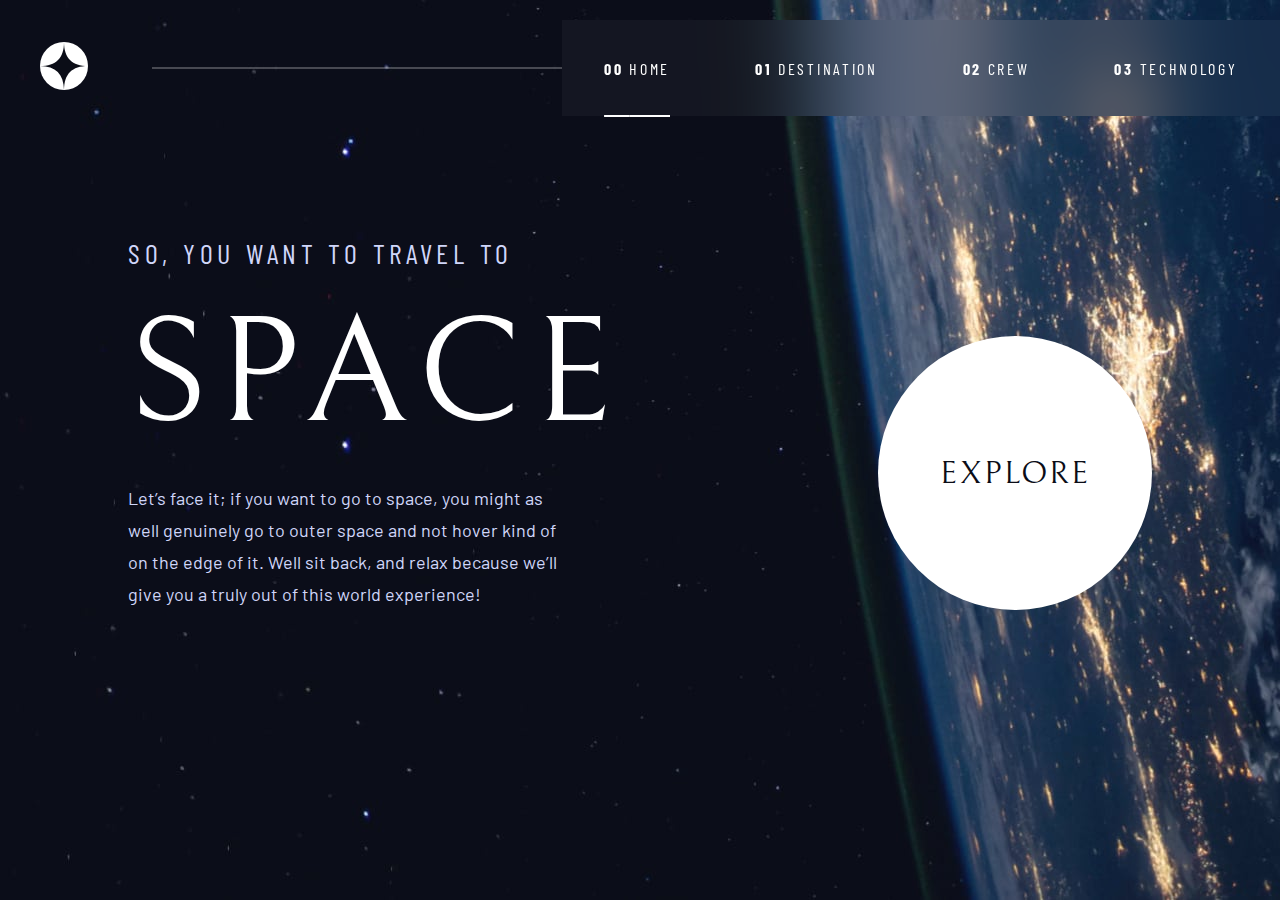
<file: index.html>
<!DOCTYPE html>
<html lang="en">
  <head>
    <meta charset="UTF-8" />
    <meta name="viewport" content="width=device-width, initial-scale=1.0" />

    <link
      rel="icon"
      type="image/png"
      sizes="32x32"
      href="./assets/favicon-32x32.png"
    />

    <link rel="stylesheet" href="./index.css" />
    <link rel="stylesheet" href="./base.css" />

    <title>Frontend Mentor | Space tourism website</title>
  </head>
  <body>
    <div class="space-tourism">
      <div class="navbar">
        <div class="navbar-logo">
          <img src="./assets/shared/logo.svg" alt="logo" />
        </div>
        <div class="line"></div>
        <div class="mobile-icon">
          <img
            class="hamburger-icon"
            src="./assets/shared/icon-hamburger.svg"
            alt="icon"
          />
          <img
            class="close-icon"
            src="./assets/shared/icon-close.svg"
            alt="icon"
          />
        </div>
        <ul class="navbar-list">
          <li>
            <a href="/index.html" class="active"
              ><span class="navbar-serial-no"> 00 </span>Home</a
            >
          </li>

          <li>
            <a href="./destination-moon.html"
              ><span class="navbar-serial-no"> 01 </span>Destination</a
            >
          </li>

          <li>
            <a href="./crew-commander.html"
              ><span class="navbar-serial-no"> 02 </span>Crew</a
            >
          </li>

          <li>
            <a href="./technology-vehicle.html"
              ><span class="navbar-serial-no"> 03 </span>Technology</a
            >
          </li>
        </ul>
      </div>
      <div class="homepage">
        <div class="homepage-content">
          <p class="homepage-description">So, you want to travel to</p>
          <h2 class="homepage-heading">SPACE</h2>
          <p class="homepage-para">
            Let’s face it; if you want to go to space, you might as well
            genuinely go to outer space and not hover kind of on the edge of it.
            Well sit back, and relax because we’ll give you a truly out of this
            world experience!
          </p>
        </div>
        <div class="explore">
          <a href="./destination-moon.html"> <button>Explore</button></a>
        </div>
      </div>
    </div>

    <script src="./index.js"></script>
  </body>
</html>
</file>
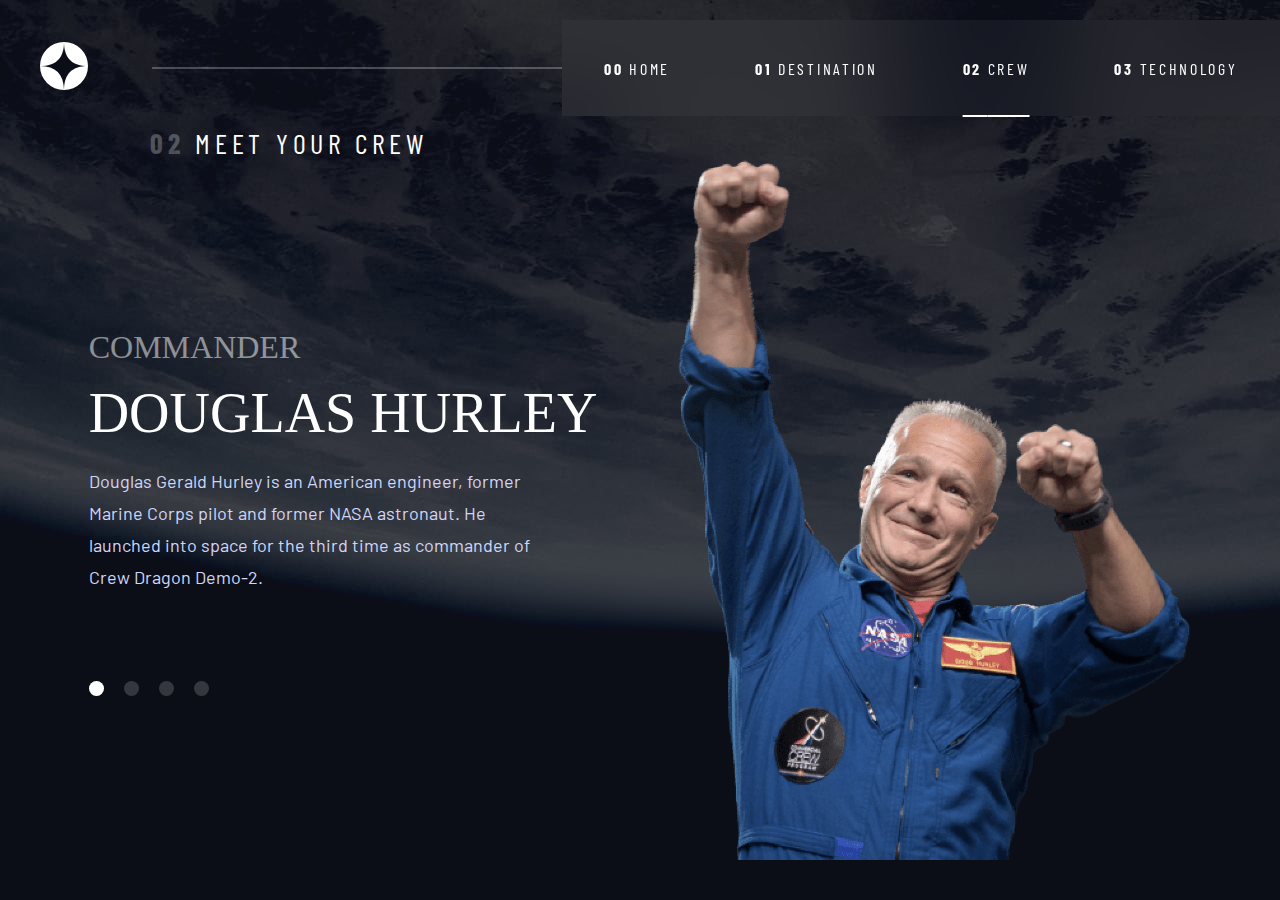
<file: crew-commander.html>
<!DOCTYPE html>
<html lang="en">
  <head>
    <meta charset="UTF-8" />
    <meta name="viewport" content="width=device-width, initial-scale=1.0" />

    <link
      rel="icon"
      type="image/png"
      sizes="32x32"
      href="./assets/favicon-32x32.png"
    />

    <link rel="stylesheet" href="./base.css" />
    <link rel="stylesheet" href="./crew.css" />

    <title>Frontend Mentor | Space tourism website</title>
  </head>
  <body>
    <div class="space-tourism">
      <div class="navbar">
        <div class="navbar-logo">
          <img src="./assets/shared/logo.svg" alt="logo" />
        </div>
        <div class="line"></div>
        <div class="mobile-icon">
          <img
            class="hamburger-icon"
            src="./assets/shared/icon-hamburger.svg"
            alt="icon"
          />
          <img
            class="close-icon"
            src="./assets/shared/icon-close.svg"
            alt="icon"
          />
        </div>
        <ul class="navbar-list">
          <li>
            <a href="/index.html"
              ><span class="navbar-serial-no"> 00 </span>Home</a
            >
          </li>

          <li>
            <a href="./destination-moon.html"
              ><span class="navbar-serial-no"> 01 </span>Destination</a
            >
          </li>

          <li>
            <a href="./crew-commander.html" class="active"
              ><span class="navbar-serial-no"> 02 </span>Crew</a
            >
          </li>

          <li>
            <a href="./technology-vehicle.html"
              ><span class="navbar-serial-no"> 03 </span>Technology</a
            >
          </li>
        </ul>
      </div>

      <div class="crew-meet">
        <p><span class="crew-no">02</span> Meet your crew</p>
      </div>

      <div class="crew-page">
        <div class="crew-details">
          <div>
            <h2 class="crew-post">Commander</h2>
            <h2 class="crew-name">Douglas Hurley</h2>
            <p class="crew-description">
              Douglas Gerald Hurley is an American engineer, former Marine Corps
              pilot and former NASA astronaut. He launched into space for the
              third time as commander of Crew Dragon Demo-2.
            </p>
          </div>

          <div class="crew-change-circle">
            <a href="./crew-commander.html" class="circle-active">
              <div class="circle circle-first"></div
            ></a>
            <a href="./crew-specialist.html">
              <div class="circle circle-second"></div
            ></a>
            <a href="./crew-pilot.html">
              <div class="circle circle-third"></div
            ></a>
            <a href="./crew-engineer.html">
              <div class="circle circle-fourth"></div
            ></a>
          </div>
        </div>
        <div class="crew-member-img">
          <img src="./assets/crew/image-douglas-hurley.png" alt="commander" />
        </div>
      </div>
    </div>

    <script src="./index.js"></script>
  </body>
</html>
</file>
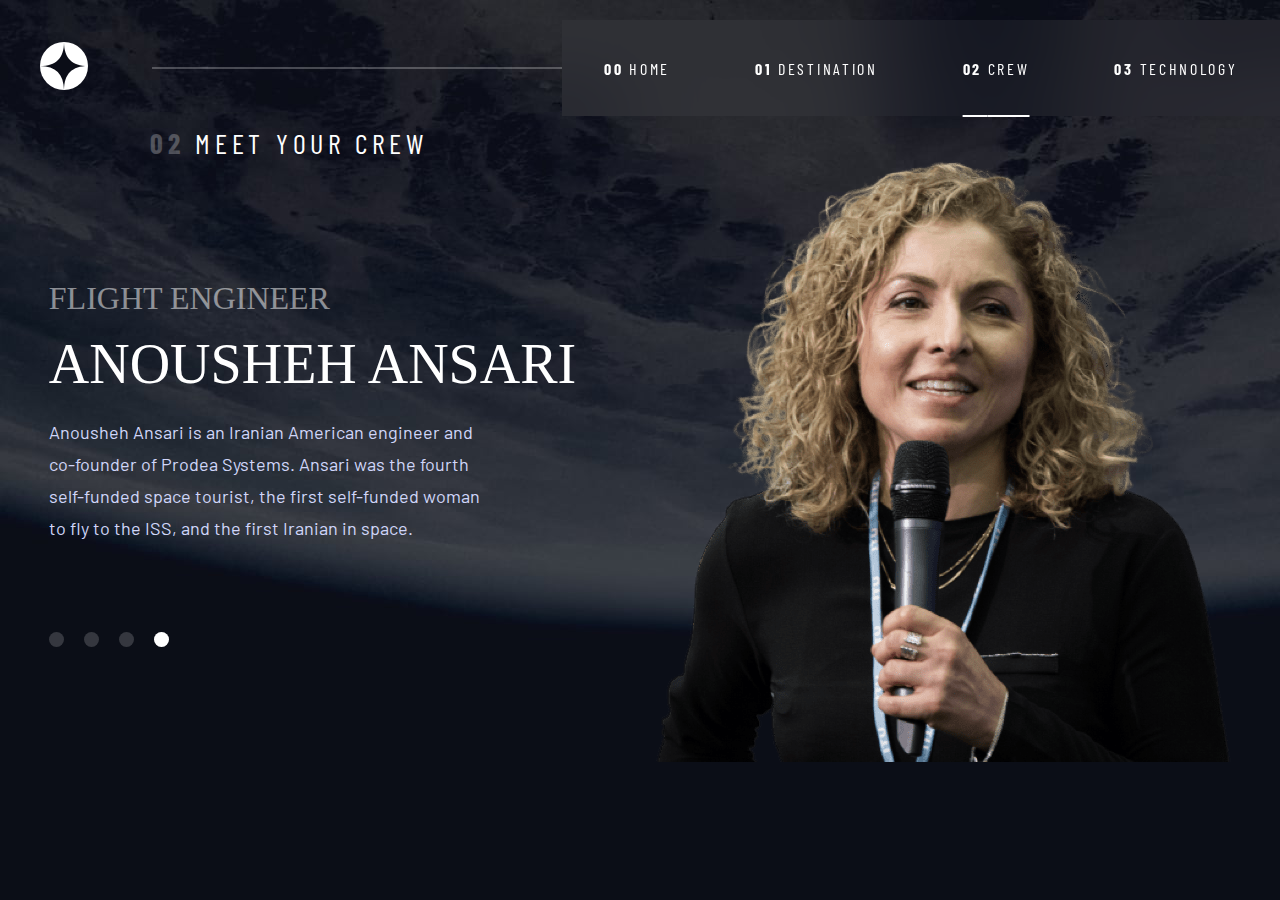
<file: crew-engineer.html>
<!DOCTYPE html>
<html lang="en">
  <head>
    <meta charset="UTF-8" />
    <meta name="viewport" content="width=device-width, initial-scale=1.0" />

    <link
      rel="icon"
      type="image/png"
      sizes="32x32"
      href="./assets/favicon-32x32.png"
    />

    <link rel="stylesheet" href="./base.css" />
    <link rel="stylesheet" href="./crew.css" />

    <title>Frontend Mentor | Space tourism website</title>
  </head>
  <body>
    <div class="space-tourism">
      <div class="navbar">
        <div class="navbar-logo">
          <img src="./assets/shared/logo.svg" alt="logo" />
        </div>
        <div class="line"></div>
        <div class="mobile-icon">
          <img
            class="hamburger-icon"
            src="./assets/shared/icon-hamburger.svg"
            alt="icon"
          />
          <img
            class="close-icon"
            src="./assets/shared/icon-close.svg"
            alt="icon"
          />
        </div>
        <ul class="navbar-list">
          <li>
            <a href="/index.html"
              ><span class="navbar-serial-no"> 00 </span>Home</a
            >
          </li>

          <li>
            <a href="./destination-moon.html"
              ><span class="navbar-serial-no"> 01 </span>Destination</a
            >
          </li>

          <li>
            <a href="./crew-commander.html" class="active"
              ><span class="navbar-serial-no"> 02 </span>Crew</a
            >
          </li>

          <li>
            <a href="./technology-vehicle.html"
              ><span class="navbar-serial-no"> 03 </span>Technology</a
            >
          </li>
        </ul>
      </div>

      <div class="crew-meet">
        <p><span class="crew-no">02</span> Meet your crew</p>
      </div>

      <div class="crew-page">
        <div class="crew-details">
          <div>
            <h2 class="crew-post">Flight Engineer</h2>
            <h2 class="crew-name">Anousheh Ansari</h2>
            <p class="crew-description">
              Anousheh Ansari is an Iranian American engineer and co-founder of
              Prodea Systems. Ansari was the fourth self-funded space tourist,
              the first self-funded woman to fly to the ISS, and the first
              Iranian in space.
            </p>
          </div>

          <div class="crew-change-circle">
            <a href="./crew-commander.html">
              <div class="circle circle-first"></div
            ></a>
            <a href="./crew-specialist.html">
              <div class="circle circle-second"></div
            ></a>
            <a href="./crew-pilot.html">
              <div class="circle circle-third"></div
            ></a>
            <a href="./crew-engineer.html" class="circle-active">
              <div class="circle circle-fourth"></div
            ></a>
          </div>
        </div>
        <div class="crew-member-img">
          <img src="./assets/crew/image-anousheh-ansari.png" alt="img" />
        </div>
      </div>
    </div>

    <script src="./index.js"></script>
  </body>
</html>
</file>
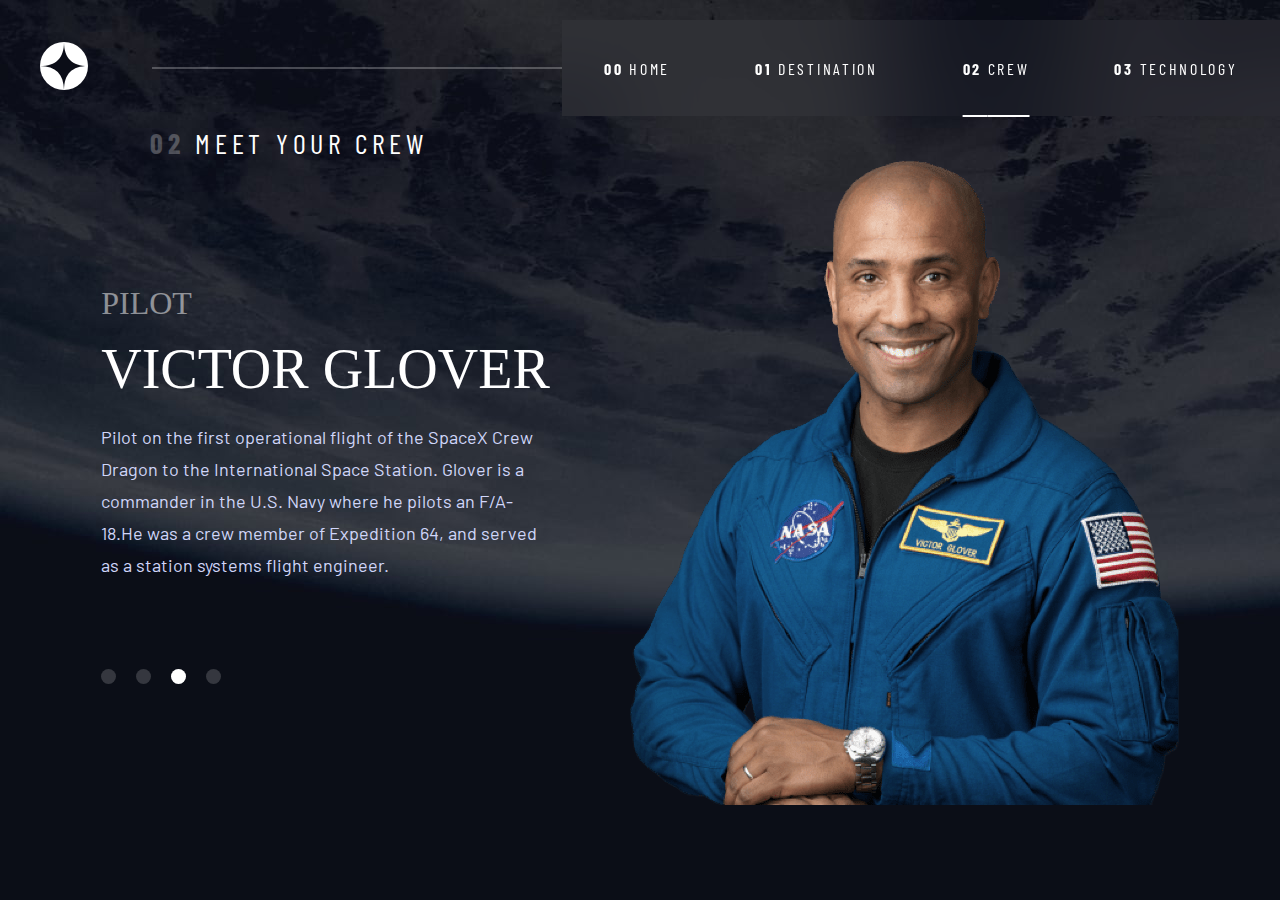
<file: crew-pilot.html>
<!DOCTYPE html>
<html lang="en">
  <head>
    <meta charset="UTF-8" />
    <meta name="viewport" content="width=device-width, initial-scale=1.0" />

    <link
      rel="icon"
      type="image/png"
      sizes="32x32"
      href="./assets/favicon-32x32.png"
    />

    <link rel="stylesheet" href="./base.css" />
    <link rel="stylesheet" href="./crew.css" />

    <title>Frontend Mentor | Space tourism website</title>
  </head>
  <body>
    <div class="space-tourism">
      <div class="navbar">
        <div class="navbar-logo">
          <img src="./assets/shared/logo.svg" alt="logo" />
        </div>
        <div class="line"></div>
        <div class="mobile-icon">
          <img
            class="hamburger-icon"
            src="./assets/shared/icon-hamburger.svg"
            alt="icon"
          />
          <img
            class="close-icon"
            src="./assets/shared/icon-close.svg"
            alt="icon"
          />
        </div>
        <ul class="navbar-list">
          <li>
            <a href="/index.html"
              ><span class="navbar-serial-no"> 00 </span>Home</a
            >
          </li>

          <li>
            <a href="./destination-moon.html"
              ><span class="navbar-serial-no"> 01 </span>Destination</a
            >
          </li>

          <li>
            <a href="./crew-commander.html" class="active"
              ><span class="navbar-serial-no"> 02 </span>Crew</a
            >
          </li>

          <li>
            <a href="./technology-vehicle.html"
              ><span class="navbar-serial-no"> 03 </span>Technology</a
            >
          </li>
        </ul>
      </div>

      <div class="crew-meet">
        <p><span class="crew-no">02</span> Meet your crew</p>
      </div>

      <div class="crew-page">
        <div class="crew-details">
          <div>
            <h2 class="crew-post">Pilot</h2>
            <h2 class="crew-name">Victor Glover</h2>
            <p class="crew-description">
              Pilot on the first operational flight of the SpaceX Crew Dragon to
              the International Space Station. Glover is a commander in the U.S.
              Navy where he pilots an F/A-18.He was a crew member of Expedition
              64, and served as a station systems flight engineer.
            </p>
          </div>

          <div class="crew-change-circle">
            <a href="./crew-commander.html">
              <div class="circle circle-first"></div
            ></a>
            <a href="./crew-specialist.html">
              <div class="circle circle-second"></div
            ></a>
            <a href="./crew-pilot.html" class="circle-active">
              <div class="circle circle-third"></div
            ></a>
            <a href="./crew-engineer.html">
              <div class="circle circle-fourth"></div
            ></a>
          </div>
        </div>
        <div class="crew-member-img">
          <img src="./assets/crew/image-victor-glover.png" alt="img" />
        </div>
      </div>
    </div>

    <script src="./index.js"></script>
  </body>
</html>
</file>
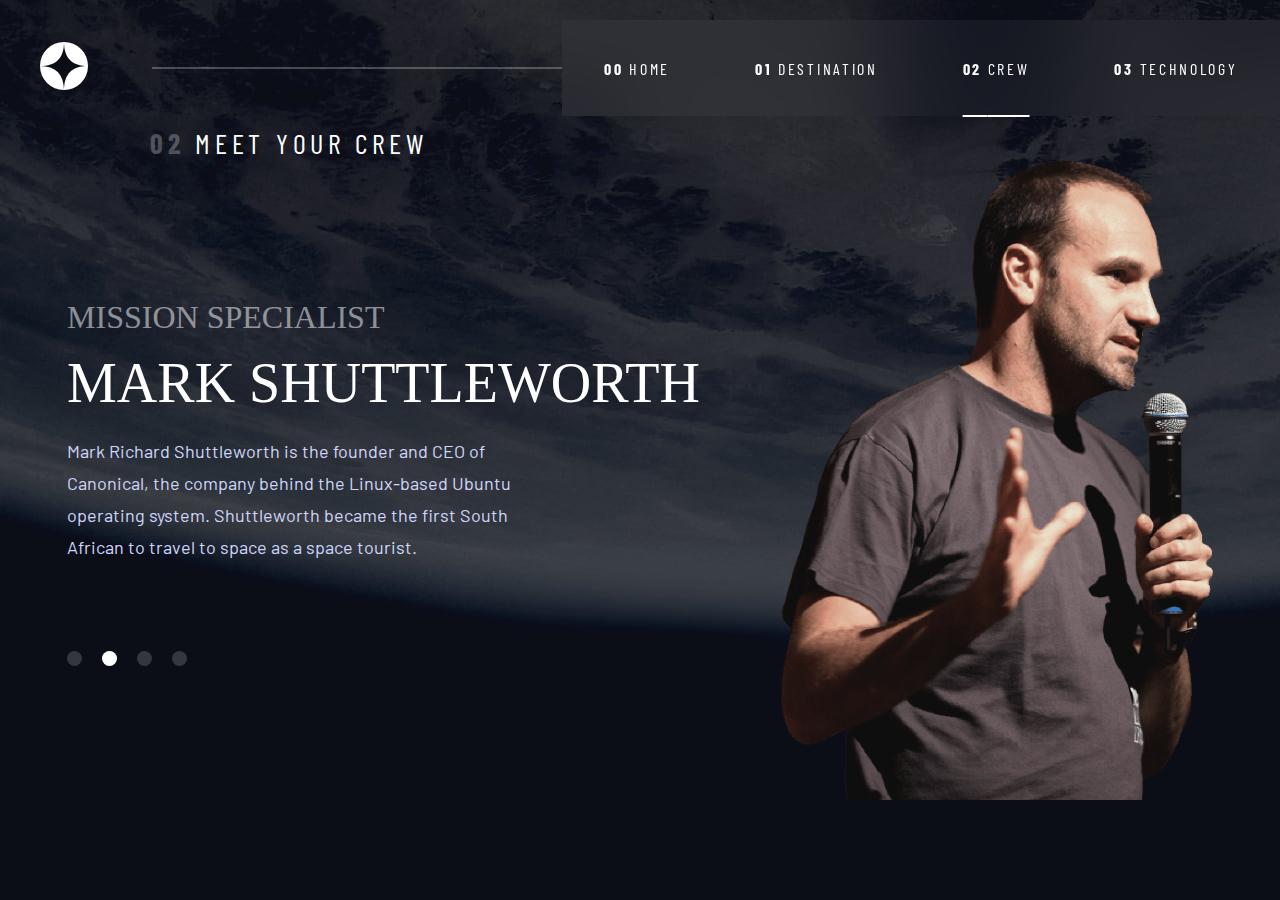
<file: crew-specialist.html>
<!DOCTYPE html>
<html lang="en">
  <head>
    <meta charset="UTF-8" />
    <meta name="viewport" content="width=device-width, initial-scale=1.0" />

    <link
      rel="icon"
      type="image/png"
      sizes="32x32"
      href="./assets/favicon-32x32.png"
    />

    <link rel="stylesheet" href="./base.css" />
    <link rel="stylesheet" href="./crew.css" />

    <title>Frontend Mentor | Space tourism website</title>
  </head>
  <body>
    <div class="space-tourism">
      <div class="navbar">
        <div class="navbar-logo">
          <img src="./assets/shared/logo.svg" alt="logo" />
        </div>
        <div class="line"></div>
        <div class="mobile-icon">
          <img
            class="hamburger-icon"
            src="./assets/shared/icon-hamburger.svg"
            alt="icon"
          />
          <img
            class="close-icon"
            src="./assets/shared/icon-close.svg"
            alt="icon"
          />
        </div>
        <ul class="navbar-list">
          <li>
            <a href="/index.html"
              ><span class="navbar-serial-no"> 00 </span>Home</a
            >
          </li>

          <li>
            <a href="./destination-moon.html"
              ><span class="navbar-serial-no"> 01 </span>Destination</a
            >
          </li>

          <li>
            <a href="./crew-commander.html" class="active"
              ><span class="navbar-serial-no"> 02 </span>Crew</a
            >
          </li>

          <li>
            <a href="./technology-vehicle.html"
              ><span class="navbar-serial-no"> 03 </span>Technology</a
            >
          </li>
        </ul>
      </div>

      <div class="crew-meet">
        <p><span class="crew-no">02</span> Meet your crew</p>
      </div>

      <div class="crew-page">
        <div class="crew-details">
          <div>
            <h2 class="crew-post">Mission Specialist</h2>
            <h2 class="crew-name">Mark Shuttleworth</h2>
            <p class="crew-description">
              Mark Richard Shuttleworth is the founder and CEO of Canonical, the
              company behind the Linux-based Ubuntu operating system.
              Shuttleworth became the first South African to travel to space as
              a space tourist.
            </p>
          </div>

          <div class="crew-change-circle">
            <a href="./crew-commander.html">
              <div class="circle circle-first"></div
            ></a>
            <a href="./crew-specialist.html" class="circle-active">
              <div class="circle circle-second"></div
            ></a>
            <a href="./crew-pilot.html">
              <div class="circle circle-third"></div
            ></a>
            <a href="./crew-engineer.html">
              <div class="circle circle-fourth"></div
            ></a>
          </div>
        </div>
        <div class="crew-member-img">
          <img src="./assets/crew/image-mark-shuttleworth.png" alt="img" />
        </div>
      </div>
    </div>

    <script src="./index.js"></script>
  </body>
</html>
</file>
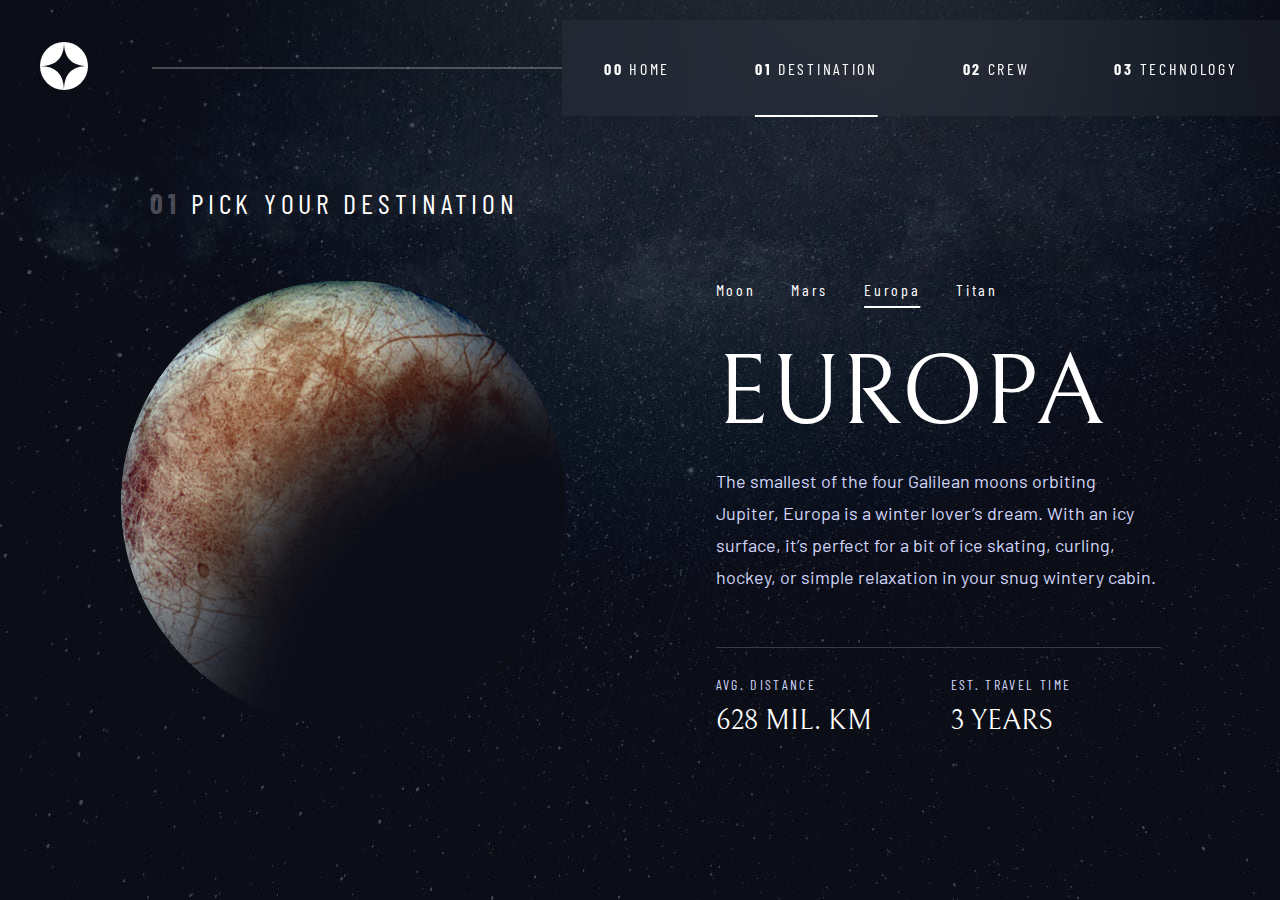
<file: destination-europa.html>
<!DOCTYPE html>
<html lang="en">
  <head>
    <meta charset="UTF-8" />
    <meta name="viewport" content="width=device-width, initial-scale=1.0" />

    <link
      rel="icon"
      type="image/png"
      sizes="32x32"
      href="./assets/favicon-32x32.png"
    />

    <link rel="stylesheet" href="./base.css" />
    <link rel="stylesheet" href="./destination.css" />

    <title>Frontend Mentor | Space tourism website</title>
  </head>
  <body>
    <div class="space-tourism">
      <div class="navbar">
        <div class="navbar-logo">
          <img src="./assets/shared/logo.svg" alt="logo" />
        </div>
        <div class="line"></div>
        <div class="mobile-icon">
          <img
            class="hamburger-icon"
            src="./assets/shared/icon-hamburger.svg"
            alt="icon"
          />
          <img
            class="close-icon"
            src="./assets/shared/icon-close.svg"
            alt="icon"
          />
        </div>
        <ul class="navbar-list">
          <li>
            <a href="/index.html"
              ><span class="navbar-serial-no"> 00 </span>Home</a
            >
          </li>

          <li>
            <a href="./destination-moon.html" class="active"
              ><span class="navbar-serial-no"> 01 </span>Destination</a
            >
          </li>

          <li>
            <a href="./crew-commander.html"
              ><span class="navbar-serial-no"> 02 </span>Crew</a
            >
          </li>

          <li>
            <a href="./technology-vehicle.html"
              ><span class="navbar-serial-no"> 03 </span>Technology</a
            >
          </li>
        </ul>
      </div>

      <div class="destination-picker">
        <p><span class="destination-no">01</span> Pick your destination</p>
      </div>

      <div class="destination-page">
        <div class="logo">
          <img src="./assets/destination/image-europa.png" alt="img" />
        </div>
        <div class="destination-options">
          <ul>
            <li><a href="./destination-moon.html"> Moon</a></li>
            <li><a href="./destination-mars.html"> Mars</a></li>
            <li>
              <a href="./destination-europa.html" class="destination-active">
                Europa</a
              >
            </li>
            <li><a href="./destination-titan.html"> Titan</a></li>
          </ul>

          <div>
            <h2 class="heading">Europa</h2>
            <p class="destination-description">
              The smallest of the four Galilean moons orbiting Jupiter, Europa
              is a winter lover’s dream. With an icy surface, it’s perfect for a
              bit of ice skating, curling, hockey, or simple relaxation in your
              snug wintery cabin.
            </p>
          </div>
          <div>
            <div class="destination-page-line"></div>
            <div class="distance-travel-time">
              <div class="distance">
                <h2>Avg. distance</h2>
                <p>628 mil. km</p>
              </div>
              <div class="travel-time">
                <h2>Est. travel time</h2>
                <p>3 years</p>
              </div>
            </div>
          </div>
        </div>
      </div>
    </div>

    <script src="./index.js"></script>
  </body>
</html>
</file>
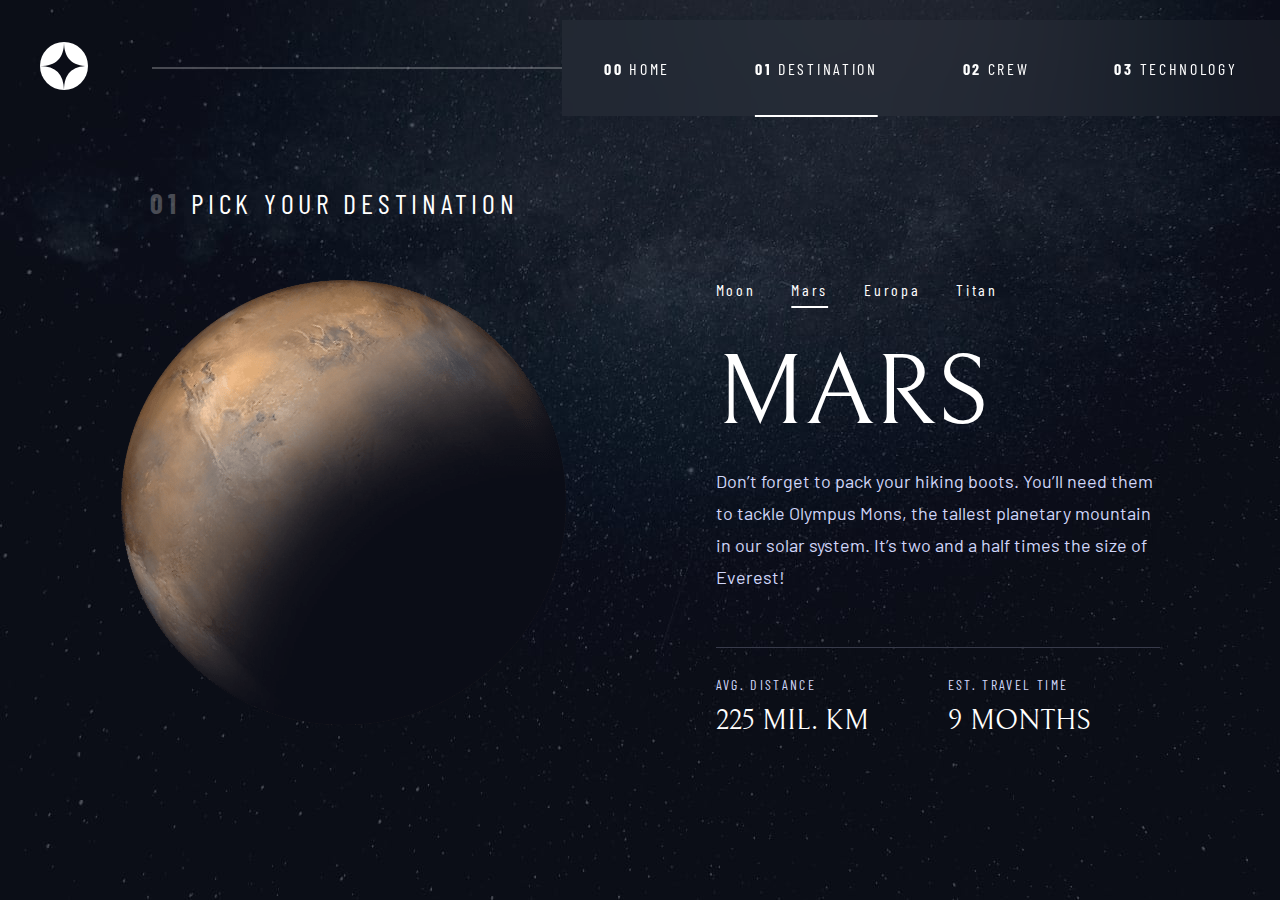
<file: destination-mars.html>
<!DOCTYPE html>
<html lang="en">
  <head>
    <meta charset="UTF-8" />
    <meta name="viewport" content="width=device-width, initial-scale=1.0" />

    <link
      rel="icon"
      type="image/png"
      sizes="32x32"
      href="./assets/favicon-32x32.png"
    />

    <link rel="stylesheet" href="./base.css" />
    <link rel="stylesheet" href="./destination.css" />

    <title>Frontend Mentor | Space tourism website</title>
  </head>
  <body>
    <div class="space-tourism">
      <div class="navbar">
        <div class="navbar-logo">
          <img src="./assets/shared/logo.svg" alt="logo" />
        </div>
        <div class="line"></div>
        <div class="mobile-icon">
          <img
            class="hamburger-icon"
            src="./assets/shared/icon-hamburger.svg"
            alt="icon"
          />
          <img
            class="close-icon"
            src="./assets/shared/icon-close.svg"
            alt="icon"
          />
        </div>
        <ul class="navbar-list">
          <li>
            <a href="/index.html"
              ><span class="navbar-serial-no"> 00 </span>Home</a
            >
          </li>

          <li>
            <a href="./destination-moon.html" class="active"
              ><span class="navbar-serial-no"> 01 </span>Destination</a
            >
          </li>

          <li>
            <a href="./crew-commander.html"
              ><span class="navbar-serial-no"> 02 </span>Crew</a
            >
          </li>

          <li>
            <a href="./technology-vehicle.html"
              ><span class="navbar-serial-no"> 03 </span>Technology</a
            >
          </li>
        </ul>
      </div>

      <div class="destination-picker">
        <p><span class="destination-no">01</span> Pick your destination</p>
      </div>

      <div class="destination-page">
        <div class="logo">
          <img src="./assets/destination/image-mars.png" alt="img" />
        </div>
        <div class="destination-options">
          <ul>
            <li><a href="./destination-moon.html"> Moon</a></li>
            <li>
              <a href="./destination-mars.html" class="destination-active">
                Mars</a
              >
            </li>
            <li><a href="./destination-europa.html"> Europa</a></li>
            <li><a href="./destination-titan.html"> Titan</a></li>
          </ul>

          <div>
            <h2 class="heading">Mars</h2>
            <p class="destination-description">
              Don’t forget to pack your hiking boots. You’ll need them to tackle
              Olympus Mons, the tallest planetary mountain in our solar system.
              It’s two and a half times the size of Everest!
            </p>
          </div>
          <div>
            <div class="destination-page-line"></div>
            <div class="distance-travel-time">
              <div class="distance">
                <h2>Avg. distance</h2>
                <p>225 mil. km</p>
              </div>
              <div class="travel-time">
                <h2>Est. travel time</h2>
                <p>9 months</p>
              </div>
            </div>
          </div>
        </div>
      </div>
    </div>

    <script src="./index.js"></script>
  </body>
</html>
</file>
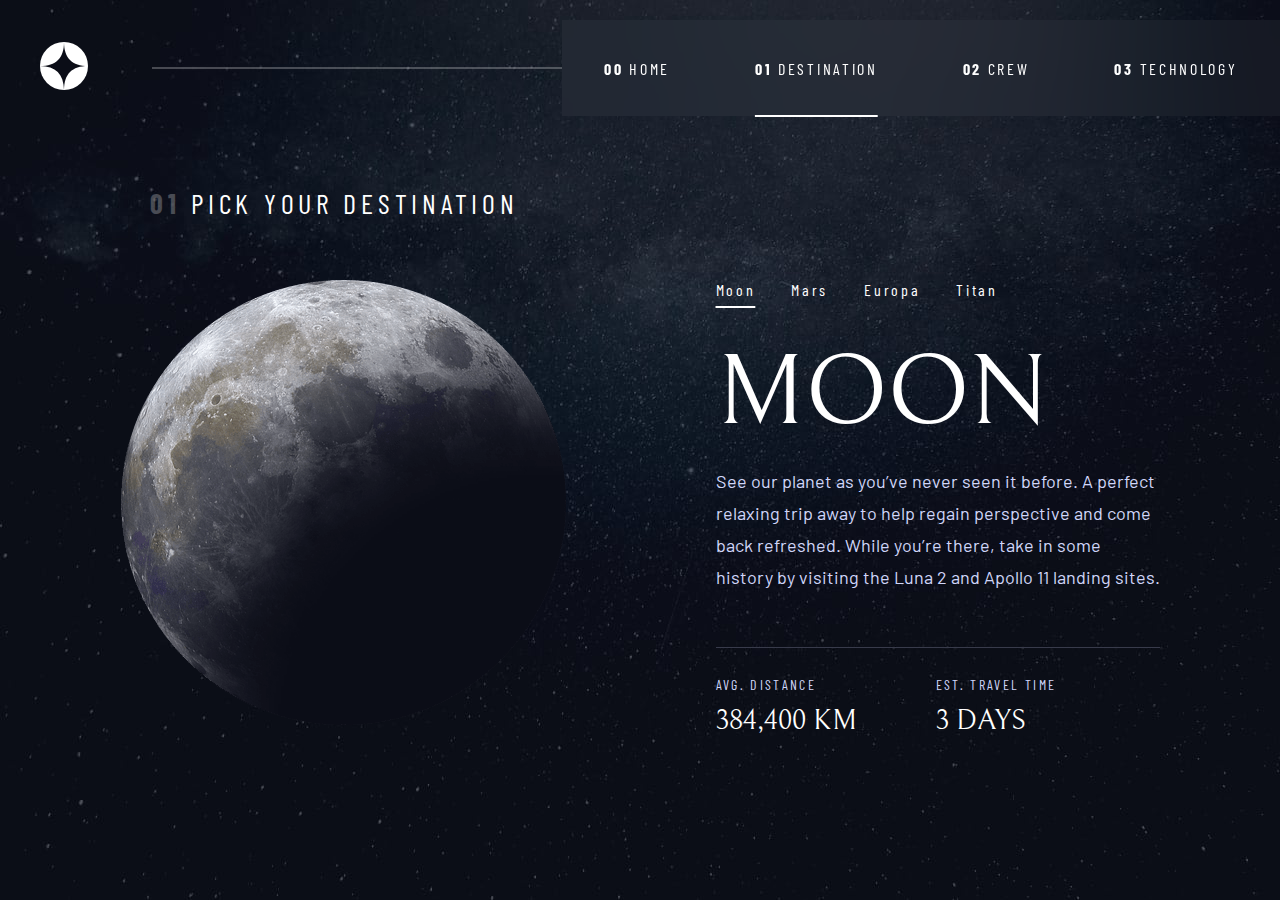
<file: destination-moon.html>
<!DOCTYPE html>
<html lang="en">
  <head>
    <meta charset="UTF-8" />
    <meta name="viewport" content="width=device-width, initial-scale=1.0" />

    <link
      rel="icon"
      type="image/png"
      sizes="32x32"
      href="./assets/favicon-32x32.png"
    />

    <link rel="stylesheet" href="./base.css" />
    <link rel="stylesheet" href="./destination.css" />

    <title>Frontend Mentor | Space tourism website</title>
  </head>
  <body>
    <div class="space-tourism">
      <div class="navbar">
        <div class="navbar-logo">
          <img src="./assets/shared/logo.svg" alt="logo" />
        </div>
        <div class="line"></div>
        <div class="mobile-icon">
          <img
            class="hamburger-icon"
            src="./assets/shared/icon-hamburger.svg"
            alt="icon"
          />
          <img
            class="close-icon"
            src="./assets/shared/icon-close.svg"
            alt="icon"
          />
        </div>
        <ul class="navbar-list">
          <li>
            <a href="/index.html"
              ><span class="navbar-serial-no"> 00 </span>Home</a
            >
          </li>

          <li>
            <a href="./destination-moon.html" class="active"
              ><span class="navbar-serial-no"> 01 </span>Destination</a
            >
          </li>

          <li>
            <a href="./crew-commander.html"
              ><span class="navbar-serial-no"> 02 </span>Crew</a
            >
          </li>

          <li>
            <a href="./technology-vehicle.html"
              ><span class="navbar-serial-no"> 03 </span>Technology</a
            >
          </li>
        </ul>
      </div>

      <div class="destination-picker">
        <p><span class="destination-no">01</span> Pick your destination</p>
      </div>

      <div class="destination-page">
        <div class="logo">
          <img src="./assets/destination/image-moon.png" alt="moon" />
        </div>
        <div class="destination-options">
          <ul>
            <li>
              <a href="./destination-moon.html" class="destination-active">
                Moon</a
              >
            </li>
            <li><a href="./destination-mars.html"> Mars</a></li>
            <li><a href="./destination-europa.html"> Europa</a></li>
            <li><a href="./destination-titan.html"> Titan</a></li>
          </ul>

          <div>
            <h2 class="heading">Moon</h2>
            <p class="destination-description">
              See our planet as you’ve never seen it before. A perfect relaxing
              trip away to help regain perspective and come back refreshed.
              While you’re there, take in some history by visiting the Luna 2
              and Apollo 11 landing sites.
            </p>
          </div>
          <div>
            <div class="destination-page-line"></div>
            <div class="distance-travel-time">
              <div class="distance">
                <h2>Avg. distance</h2>
                <p>384,400 km</p>
              </div>
              <div class="travel-time">
                <h2>Est. travel time</h2>
                <p>3 days</p>
              </div>
            </div>
          </div>
        </div>
      </div>
    </div>

    <script src="./index.js"></script>
  </body>
</html>
</file>
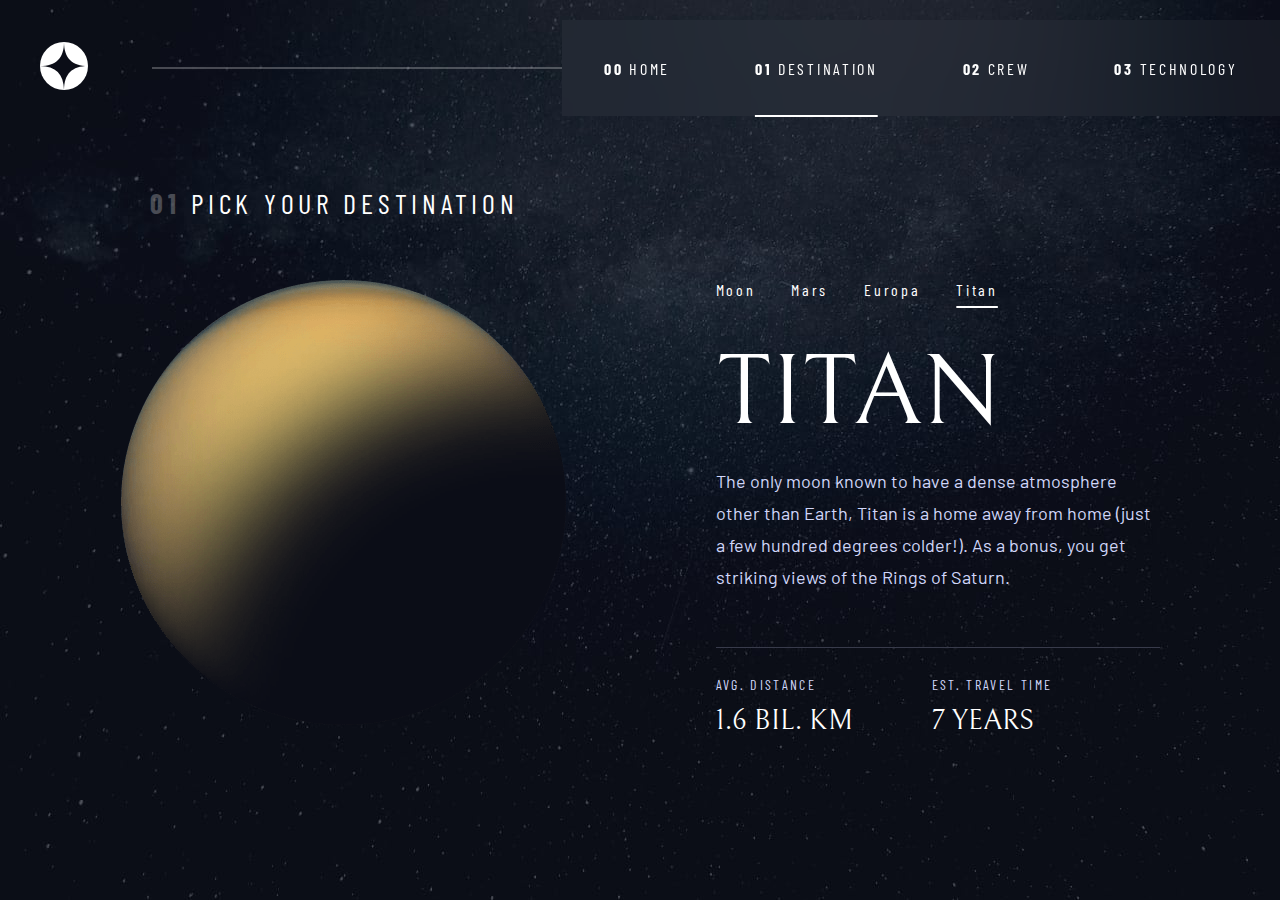
<file: destination-titan.html>
<!DOCTYPE html>
<html lang="en">
  <head>
    <meta charset="UTF-8" />
    <meta name="viewport" content="width=device-width, initial-scale=1.0" />

    <link
      rel="icon"
      type="image/png"
      sizes="32x32"
      href="./assets/favicon-32x32.png"
    />

    <link rel="stylesheet" href="./base.css" />
    <link rel="stylesheet" href="./destination.css" />

    <title>Frontend Mentor | Space tourism website</title>
  </head>
  <body>
    <div class="space-tourism">
      <div class="navbar">
        <div class="navbar-logo">
          <img src="./assets/shared/logo.svg" alt="logo" />
        </div>
        <div class="line"></div>
        <div class="mobile-icon">
          <img
            class="hamburger-icon"
            src="./assets/shared/icon-hamburger.svg"
            alt="icon"
          />
          <img
            class="close-icon"
            src="./assets/shared/icon-close.svg"
            alt="icon"
          />
        </div>
        <ul class="navbar-list">
          <li>
            <a href="/index.html"
              ><span class="navbar-serial-no"> 00 </span>Home</a
            >
          </li>

          <li>
            <a href="./destination-moon.html" class="active"
              ><span class="navbar-serial-no"> 01 </span>Destination</a
            >
          </li>

          <li>
            <a href="./crew-commander.html"
              ><span class="navbar-serial-no"> 02 </span>Crew</a
            >
          </li>

          <li>
            <a href="./technology-vehicle.html"
              ><span class="navbar-serial-no"> 03 </span>Technology</a
            >
          </li>
        </ul>
      </div>

      <div class="destination-picker">
        <p><span class="destination-no">01</span> Pick your destination</p>
      </div>

      <div class="destination-page">
        <div class="logo">
          <img src="./assets/destination/image-titan.png" alt="img" />
        </div>
        <div class="destination-options">
          <ul>
            <li><a href="./destination-moon.html"> Moon</a></li>
            <li><a href="./destination-mars.html"> Mars</a></li>
            <li><a href="./destination-europa.html"> Europa</a></li>
            <li>
              <a href="./destination-titan.html" class="destination-active">
                Titan</a
              >
            </li>
          </ul>

          <div>
            <h2 class="heading">Titan</h2>
            <p class="destination-description">
              The only moon known to have a dense atmosphere other than Earth,
              Titan is a home away from home (just a few hundred degrees
              colder!). As a bonus, you get striking views of the Rings of
              Saturn.
            </p>
          </div>
          <div>
            <div class="destination-page-line"></div>
            <div class="distance-travel-time">
              <div class="distance">
                <h2>Avg. distance</h2>
                <p>1.6 bil. km</p>
              </div>
              <div class="travel-time">
                <h2>Est. travel time</h2>
                <p>7 years</p>
              </div>
            </div>
          </div>
        </div>
      </div>
    </div>

    <script src="./index.js"></script>
  </body>
</html>
</file>
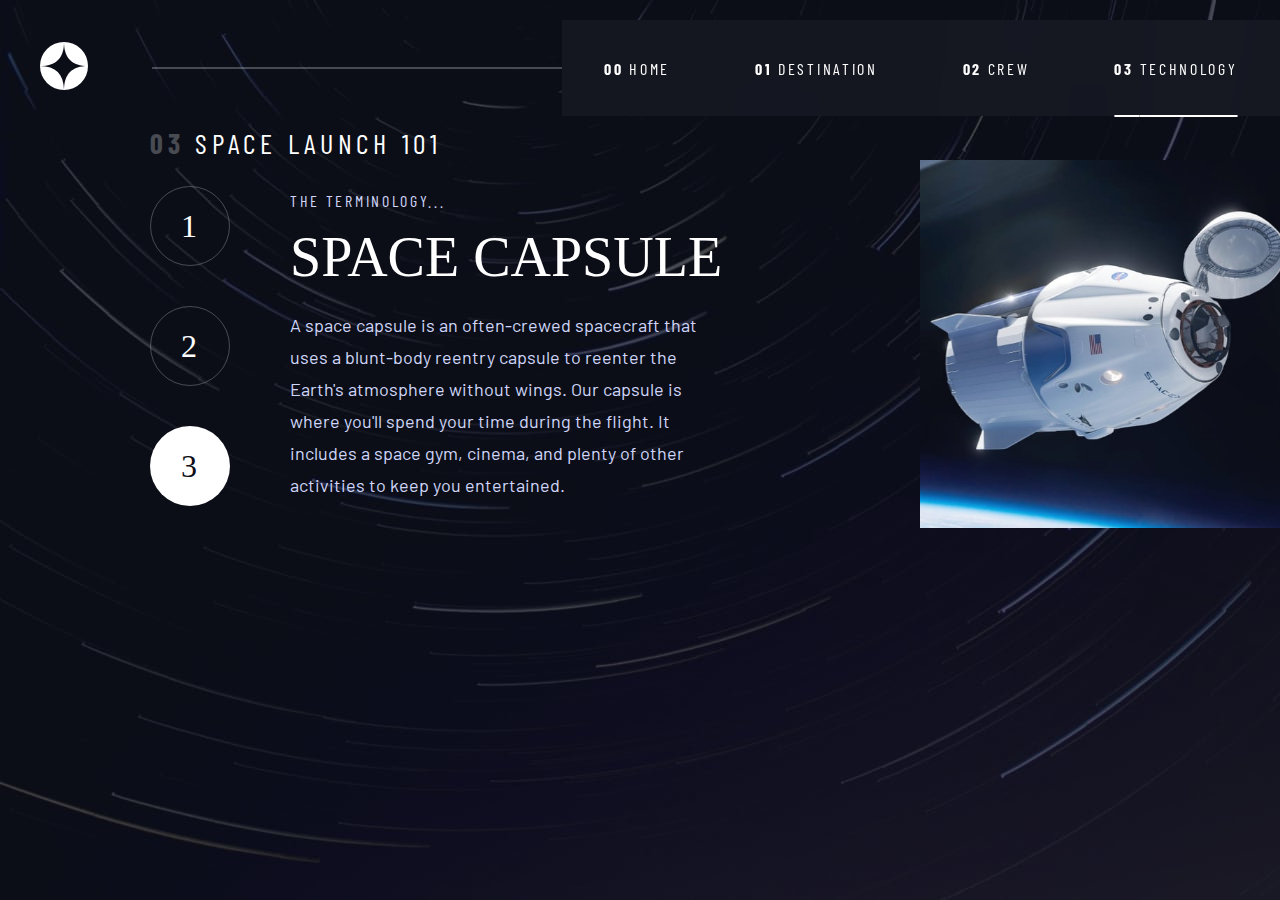
<file: technology-capsule.html>
<!DOCTYPE html>
<html lang="en">
  <head>
    <meta charset="UTF-8" />
    <meta name="viewport" content="width=device-width, initial-scale=1.0" />

    <link
      rel="icon"
      type="image/png"
      sizes="32x32"
      href="./assets/favicon-32x32.png"
    />

    <link rel="stylesheet" href="./base.css" />
    <link rel="stylesheet" href="./technology.css" />

    <title>Frontend Mentor | Space tourism website</title>
  </head>
  <body>
    <div class="space-tourism">
      <div class="navbar">
        <div class="navbar-logo">
          <img src="./assets/shared/logo.svg" alt="logo" />
        </div>
        <div class="line"></div>
        <div class="mobile-icon">
          <img
            class="hamburger-icon"
            src="./assets/shared/icon-hamburger.svg"
            alt="icon"
          />
          <img
            class="close-icon"
            src="./assets/shared/icon-close.svg"
            alt="icon"
          />
        </div>
        <ul class="navbar-list">
          <li>
            <a href="/index.html"
              ><span class="navbar-serial-no"> 00 </span>Home</a
            >
          </li>

          <li>
            <a href="./destination-moon.html"
              ><span class="navbar-serial-no"> 01 </span>Destination</a
            >
          </li>

          <li>
            <a href="./crew-commander.html"
              ><span class="navbar-serial-no"> 02 </span>Crew</a
            >
          </li>

          <li>
            <a href="./technology-vehicle.html" class="active"
              ><span class="navbar-serial-no"> 03 </span>Technology</a
            >
          </li>
        </ul>
      </div>

      <div class="technology-space">
        <p><span class="technology-no">03</span> Space launch 101</p>
      </div>

      <div class="technology-page">
        <div class="technology-series">
          <a href="./technology-vehicle.html">
            <div class="technology series-first">1</div></a
          >
          <a href="./technology-spaceport.html">
            <div class="technology series-second">2</div></a
          >
          <a href="./technology-capsule.html">
            <div class="technology series-third technology-active">3</div></a
          >
        </div>
        <div class="technology-details">
          <h2 class="technology-term">The terminology...</h2>
          <h2 class="technology-name">Space capsule</h2>
          <p class="technology-description">
            A space capsule is an often-crewed spacecraft that uses a blunt-body
            reentry capsule to reenter the Earth's atmosphere without wings. Our
            capsule is where you'll spend your time during the flight. It
            includes a space gym, cinema, and plenty of other activities to keep
            you entertained.
          </p>
        </div>
        <div class="technology-img">
          <img
            class="potrait-img"
            src="./assets/technology/image-space-capsule-portrait.jpg"
            alt="img"
          />

          <img
            class="landscape-img"
            src="./assets/technology/image-space-capsule-landscape.jpg"
            alt="img"
          />
        </div>
      </div>
    </div>

    <script src="./index.js"></script>
  </body>
</html>
</file>
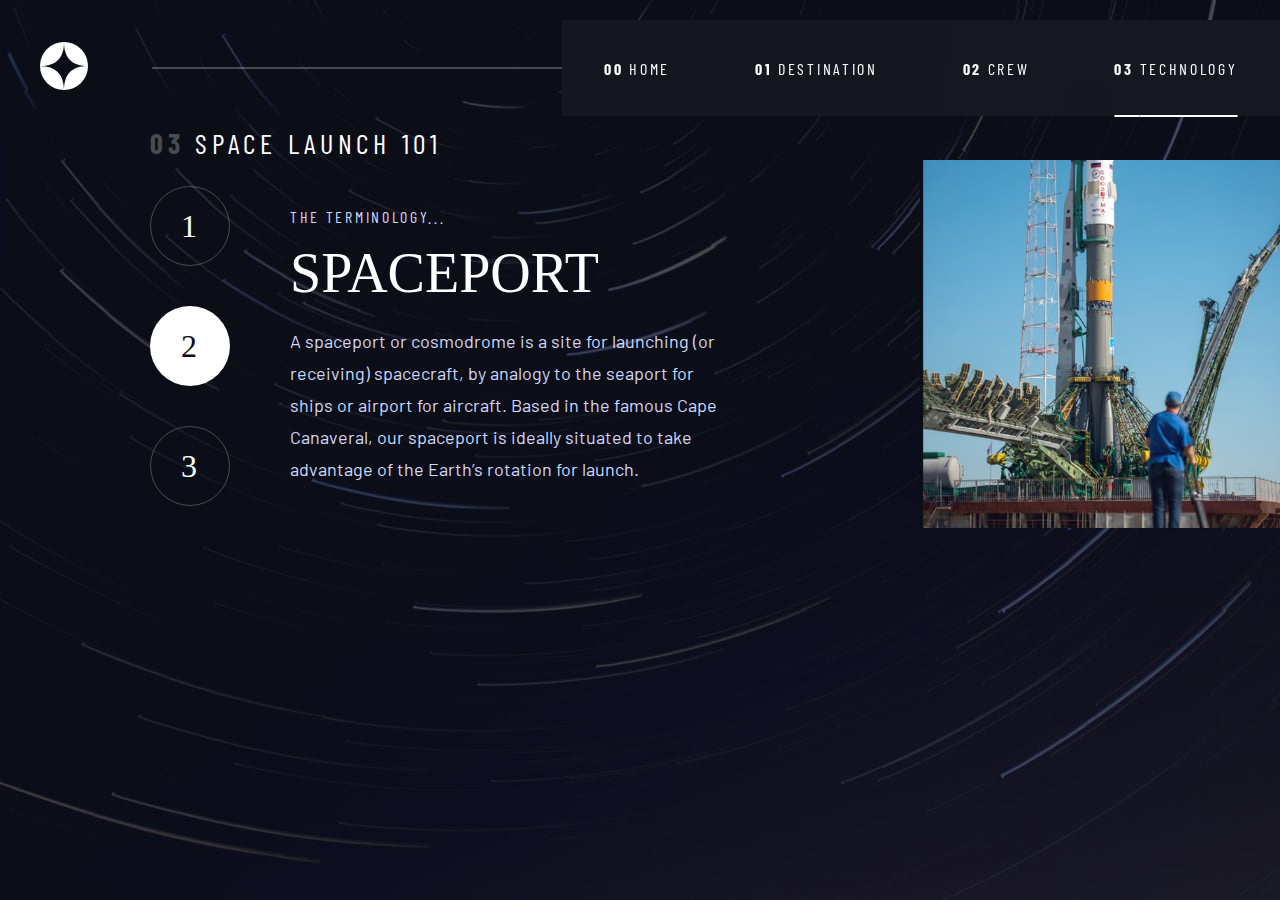
<file: technology-spaceport.html>
<!DOCTYPE html>
<html lang="en">
  <head>
    <meta charset="UTF-8" />
    <meta name="viewport" content="width=device-width, initial-scale=1.0" />

    <link
      rel="icon"
      type="image/png"
      sizes="32x32"
      href="./assets/favicon-32x32.png"
    />

    <link rel="stylesheet" href="./base.css" />
    <link rel="stylesheet" href="./technology.css" />

    <title>Frontend Mentor | Space tourism website</title>
  </head>
  <body>
    <div class="space-tourism">
      <div class="navbar">
        <div class="navbar-logo">
          <img src="./assets/shared/logo.svg" alt="logo" />
        </div>
        <div class="line"></div>
        <div class="mobile-icon">
          <img
            class="hamburger-icon"
            src="./assets/shared/icon-hamburger.svg"
            alt="icon"
          />
          <img
            class="close-icon"
            src="./assets/shared/icon-close.svg"
            alt="icon"
          />
        </div>
        <ul class="navbar-list">
          <li>
            <a href="/index.html"
              ><span class="navbar-serial-no"> 00 </span>Home</a
            >
          </li>

          <li>
            <a href="./destination-moon.html"
              ><span class="navbar-serial-no"> 01 </span>Destination</a
            >
          </li>

          <li>
            <a href="./crew-commander.html"
              ><span class="navbar-serial-no"> 02 </span>Crew</a
            >
          </li>

          <li>
            <a href="./technology-vehicle.html" class="active"
              ><span class="navbar-serial-no"> 03 </span>Technology</a
            >
          </li>
        </ul>
      </div>

      <div class="technology-space">
        <p><span class="technology-no">03</span> Space launch 101</p>
      </div>

      <div class="technology-page">
        <div class="technology-series">
          <a href="./technology-vehicle.html">
            <div class="technology series-first">1</div></a
          >
          <a href="./technology-spaceport.html">
            <div class="technology series-second technology-active">2</div></a
          >
          <a href="./technology-capsule.html">
            <div class="technology series-third">3</div></a
          >
        </div>
        <div class="technology-details">
          <h2 class="technology-term">The terminology...</h2>
          <h2 class="technology-name">Spaceport</h2>
          <p class="technology-description">
            A spaceport or cosmodrome is a site for launching (or receiving)
            spacecraft, by analogy to the seaport for ships or airport for
            aircraft. Based in the famous Cape Canaveral, our spaceport is
            ideally situated to take advantage of the Earth’s rotation for
            launch.
          </p>
        </div>
        <div class="technology-img">
          <img
            class="potrait-img"
            src="./assets/technology/image-spaceport-portrait.jpg"
            alt="img"
          />

          <img
            class="landscape-img"
            src="./assets/technology/image-spaceport-landscape.jpg"
            alt="img"
          />
        </div>
      </div>
    </div>

    <script src="./index.js"></script>
  </body>
</html>
</file>
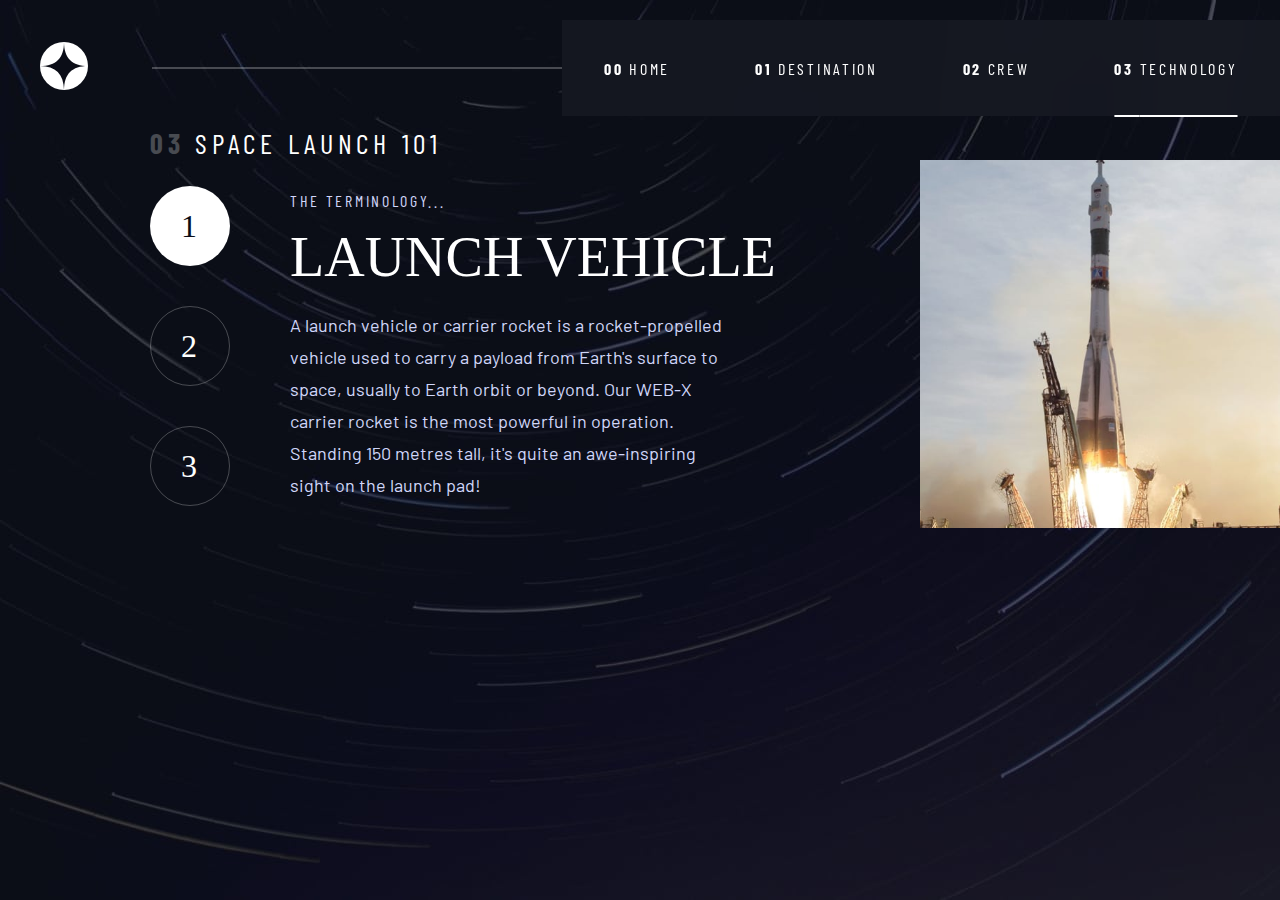
<file: technology-vehicle.html>
<!DOCTYPE html>
<html lang="en">
  <head>
    <meta charset="UTF-8" />
    <meta name="viewport" content="width=device-width, initial-scale=1.0" />

    <link
      rel="icon"
      type="image/png"
      sizes="32x32"
      href="./assets/favicon-32x32.png"
    />

    <link rel="stylesheet" href="./base.css" />
    <link rel="stylesheet" href="./technology.css" />

    <title>Frontend Mentor | Space tourism website</title>
  </head>
  <body>
    <div class="space-tourism">
      <div class="navbar">
        <div class="navbar-logo">
          <img src="./assets/shared/logo.svg" alt="logo" />
        </div>
        <div class="line"></div>
        <div class="mobile-icon">
          <img
            class="hamburger-icon"
            src="./assets/shared/icon-hamburger.svg"
            alt="icon"
          />
          <img
            class="close-icon"
            src="./assets/shared/icon-close.svg"
            alt="icon"
          />
        </div>
        <ul class="navbar-list">
          <li>
            <a href="/index.html"
              ><span class="navbar-serial-no"> 00 </span>Home</a
            >
          </li>

          <li>
            <a href="./destination-moon.html"
              ><span class="navbar-serial-no"> 01 </span>Destination</a
            >
          </li>

          <li>
            <a href="./crew-commander.html"
              ><span class="navbar-serial-no"> 02 </span>Crew</a
            >
          </li>

          <li>
            <a href="./technology-vehicle.html" class="active"
              ><span class="navbar-serial-no"> 03 </span>Technology</a
            >
          </li>
        </ul>
      </div>

      <div class="technology-space">
        <p><span class="technology-no">03</span> Space launch 101</p>
      </div>

      <div class="technology-page">
        <div class="technology-series">
          <a href="./technology-vehicle.html">
            <div class="technology series-first technology-active">1</div></a
          >
          <a href="./technology-spaceport.html">
            <div class="technology series-second">2</div></a
          >
          <a href="./technology-capsule.html">
            <div class="technology series-third">3</div></a
          >
        </div>
        <div class="technology-details">
          <h2 class="technology-term">The terminology...</h2>
          <h2 class="technology-name">Launch vehicle</h2>
          <p class="technology-description">
            A launch vehicle or carrier rocket is a rocket-propelled vehicle
            used to carry a payload from Earth's surface to space, usually to
            Earth orbit or beyond. Our WEB-X carrier rocket is the most powerful
            in operation. Standing 150 metres tall, it's quite an awe-inspiring
            sight on the launch pad!
          </p>
        </div>
        <div class="technology-img">
          <img
            class="potrait-img"
            src="./assets/technology/image-launch-vehicle-portrait.jpg"
            alt="img"
          />

          <img
            class="landscape-img"
            src="./assets/technology/image-launch-vehicle-landscape.jpg"
            alt="img"
          />
        </div>
      </div>
    </div>

    <script src="./index.js"></script>
  </body>
</html>
</file>
<file: index.css>
.space-tourism {
  background-image: url(./assets/home/background-home-desktop.jpg);
  min-height: 100vh;
}

.homepage {
  display: flex;
  align-items: flex-end;
  justify-content: space-around;
  margin-top: 12rem;
}

.homepage-description {
  font-family: "Barlow Condensed", sans-serif;
  color: #d0d6f9;
  font-size: 2.8rem;
  text-transform: uppercase;
  letter-spacing: 4.725px;
}

.homepage-heading {
  font-family: "Bellefair", serif;
  font-size: 15rem;
  font-weight: 400;
  margin: 2rem 0;
  letter-spacing: 1rem;
}

.homepage-para {
  font-family: "Barlow", sans-serif;
  width: 44.4rem;
  color: #d0d6f9;
  font-size: 1.8rem;
  line-height: 3.2rem;
}

button {
  width: 274px;
  height: 274px;
  flex-shrink: 0;
  border-radius: 274px;
  background: #fff;
  display: flex;
  justify-content: center;
  align-items: center;
  font-family: "Bellefair", serif;
  color: #0b0d17;
  letter-spacing: 2px;
  border: none;
  outline: none;
  text-transform: uppercase;
  font-size: 3.2rem;
}

button:hover {
  cursor: pointer;
  box-shadow: 0rem 0rem 5rem 0.1036rem #fff;
}

/* responsive for tablet  */

@media (max-width: 60rem) {
  .space-tourism {
    background-image: url(./assets/home/background-home-tablet.jpg);
    min-height: 100vh;
    background-size: cover;
  }

  .homepage {
    flex-direction: column;
    justify-content: center;
    align-items: center;
  }

  .homepage-description {
    text-align: center;
    font-size: 2rem;
    letter-spacing: 3.375px;
  }

  .homepage-heading {
    line-height: 15rem;
  }

  .homepage-para {
    text-align: center;
    font-size: 1.6rem;
    font-style: normal;
    font-weight: 400;
    line-height: 2.8rem;
  }

  button {
    margin: 15rem 0;
    width: 24rem;
    height: 24rem;
    border-radius: 100%;
  }
}

/*  responsive for mobile */

@media (max-width: 38.12rem) {
  .space-tourism {
    background-image: url(./assets/home/background-home-mobile.jpg);
  }

  .homepage {
    margin-top: 5rem;
  }

  .homepage-description {
    font-size: 1.6rem;
    letter-spacing: 2.7px;
  }

  .homepage-heading {
    font-size: 8rem;
    line-height: 10rem;
    margin: 1.6rem auto;
    text-align: center;
  }

  .homepage-para {
    width: 32.7rem;
    font-size: 1.5rem;
    line-height: 2.5rem;
  }

  button {
    margin: 8rem auto;
    width: 15rem;
    height: 15rem;
    font-size: 2rem;
    letter-spacing: 1.25px;
  }
}
</file>
<file: base.css>
@import url("https://fonts.googleapis.com/css2?family=Barlow&family=Barlow+Condensed:wght@400;700&family=Bellefair&display=swap");

* {
  padding: 0;
  margin: 0;
  box-sizing: border-box;
}

html {
  font-size: 62.5%;
}

body {
  color: #ffffff;
  font-size: 1.6rem;
}

.navbar {
  display: flex;
  justify-content: space-between;
  align-items: center;
  padding-top: 2rem;
  padding-left: 4rem;
}

.line {
  border: 1px solid #fff;
  opacity: 0.2515;
  width: 47.3rem;
  margin-left: 6.4rem;
}

.mobile-icon {
  display: none;
}

.navbar-list {
  font-family: "Barlow Condensed", sans-serif;
  display: flex;
  justify-content: space-around;
  align-items: center;
  list-style: none;
  background: rgba(255, 255, 255, 0.04);
  backdrop-filter: blur(40.774227142333984px);
  height: 9.6rem;
  width: 83rem;
  letter-spacing: 2.7px;
}

a {
  text-decoration: none;
  color: #fff;
}

.navbar-list li {
  text-transform: uppercase;
  transition: all 1s;
}

.navbar-list li:hover {
  cursor: pointer;
  color: #e5dbdbf8;
  text-decoration: underline;
  text-underline-offset: 40px;
  text-decoration-thickness: 2px;
}

.navbar-serial-no {
  font-weight: 700;
}

.active {
  text-decoration: underline;
  text-underline-offset: 40px;
  text-decoration-thickness: 2px;
}

.hidden {
  display: none;
}

/* responsive for tablet  */

@media (max-width: 60rem) {
  .navbar {
    padding-top: 0;
  }

  .line {
    display: none;
  }

  .navbar-list {
    width: auto;
    height: auto;
    gap: 4rem;
    padding: 2.5rem;
  }

  .navbar-serial-no {
    display: none;
  }
}

/*  responsive for mobile */

@media (max-width: 38.12rem) {
  .navbar-logo img {
    width: 4rem;
    margin-top: 2rem;
  }

  .navbar-list {
    flex-direction: column;
    justify-content: start;
    align-items: flex-start;
    gap: 3.2rem;
    width: 70%;
    height: 100vh;
    position: absolute;
    right: 0;
    top: 0;
  }

  .navbar-list li:first-child {
    margin-top: 7rem;
  }

  .active {
    text-decoration: none;
  }

  .navbar-serial-no {
    display: block;
  }

  .navbar-list li a {
    display: flex;
    gap: 1rem;
    margin-left: 1rem;
  }

  .mobile-icon {
    display: block;
    margin-right: 2rem;
  }

  .close-icon {
    position: absolute;
    right: 2rem;
    top: 2rem;
    z-index: 1;
  }
}
</file>
<file: crew.css>
.space-tourism {
  background-image: url(./assets/crew/background-crew-desktop.jpg);
  min-height: 100vh;
}

.crew-meet {
  font-family: "Barlow Condensed";
  font-size: 2.8rem;
  letter-spacing: 4.725px;
  text-transform: uppercase;
  margin-left: 15rem;
  margin-top: 1rem;
}

.crew-page {
  display: flex;
  justify-content: center;
  align-items: center;
  gap: 8rem;
}

.crew-no {
  font-weight: 700;
  opacity: 0.25;
}

.crew-post {
  font-family: " Bellefair";
  font-size: 3.2rem;
  font-weight: 400;
  text-transform: uppercase;
  opacity: 0.5042;
}

.crew-name {
  font-family: " Bellefair";
  font-size: 5.6rem;
  font-weight: 400;
  text-transform: uppercase;
  margin: 1.5rem 0 2rem 0;
}

.crew-description {
  width: 44.4rem;
  color: #d0d6f9;
  font-family: "Barlow";
  font-size: 1.8rem;
  font-weight: 400;
  line-height: 3.2rem;
}

.crew-change-circle {
  display: flex;
  gap: 2rem;
  margin-top: 8.8rem;
}

.circle {
  width: 1.5rem;
  height: 1.5rem;
  border-radius: 100%;
  opacity: 0.1744;
  background: #fff;
  transition: all 0.3s;
}

.circle:hover {
  cursor: pointer;
  opacity: 0.5;
}

.circle-active {
  background: #fff;
  border-radius: 100%;
  opacity: 1;
}

/* responsive for tablet  */

@media (max-width: 67.5rem) {
  .space-tourism {
    background-image: url(./assets/crew/background-crew-tablet.jpg);
    background-size: cover;
  }

  .crew-meet {
    font-size: 20px;
    letter-spacing: 3.375px;
    margin-top: 4rem;
    margin-left: 4rem;
  }

  .crew-page {
    flex-direction: column;
    justify-content: center;
    align-items: center;
    text-align: center;
    margin-top: 8rem;
    gap: 4rem;
  }

  .crew-post {
    font-size: 2.4rem;
    opacity: 0.4994;
  }

  .crew-name {
    font-size: 4rem;
  }

  .crew-description {
    width: 45.8rem;
    text-align: center;
    font-size: 1.6rem;
    line-height: 2.8rem;
  }

  .crew-change-circle {
    margin-top: 4rem;
    justify-content: center;
  }

  .circle {
    width: 1rem;
    height: 1rem;
  }

  .crew-member-img img {
    width: 35rem;
  }
}

/*  responsive for mobile */

@media (max-width: 38.12rem) {
  .space-tourism {
    background-image: url(./assets/crew/background-crew-mobile.jpg);
  }

  .crew-meet {
    text-align: center;
    font-size: 1.6rem;
    letter-spacing: 2.7px;
    margin: 3.2rem 0;
  }

  .crew-page {
    margin: auto;
    flex-direction: column-reverse;
    gap: 0;
  }

  .crew-details {
    display: flex;
    flex-direction: column-reverse;
  }

  .crew-member-img img {
    width: 25rem;
  }

  .crew-change-circle {
    margin-top: 3.2rem;
  }

  .crew-post {
    font-size: 1.6rem;
    margin-top: 3.2rem;
  }

  .crew-name {
    font-size: 2.4rem;
    margin: 1.6rem 0;
  }

  .crew-description {
    width: 32.7rem;
    font-size: 1.5rem;
    line-height: 2.5rem;
    margin-bottom: 5rem;
  }
}
</file>
<file: destination.css>
.space-tourism {
  background-image: url(./assets/destination/background-destination-desktop.jpg);
  min-height: 100vh;
}

.destination-picker {
  font-family: "Barlow Condensed";
  font-size: 2.8rem;
  font-style: normal;
  font-weight: 400;
  line-height: normal;
  letter-spacing: 4.725px;
  text-transform: uppercase;
  margin: 7rem 0 6rem 15rem;
}

.destination-no {
  opacity: 0.25;
  font-weight: 700;
}

.destination-page {
  display: flex;
  justify-content: center;
  gap: 15rem;
}

.destination-options ul {
  display: flex;
  gap: 3.6rem;
}

.destination-options ul li {
  list-style: none;
  color: #fff;
  font-family: "Barlow Condensed";
  font-size: 1.6rem;
  font-weight: 400;
  line-height: normal;
  letter-spacing: 2.7px;
  transition: all 1s;
}

.destination-options ul li:hover {
  cursor: pointer;
  text-decoration: underline;
  text-underline-offset: 1rem;
  text-decoration-thickness: 2px;
}

.destination-active {
  text-decoration: underline;
  text-underline-offset: 1rem;
  text-decoration-thickness: 2px;
}

.heading {
  font-family: "Bellefair";
  font-size: 10rem;
  font-style: normal;
  font-weight: 400;
  margin: 3.7rem 0 1.4rem 0;
  text-transform: uppercase;
}

.destination-description {
  width: 44.4rem;
  color: #d0d6f9;
  font-family: "Barlow";
  font-size: 1.8rem;
  font-style: normal;
  font-weight: 400;
  line-height: 3.2rem;
  margin-bottom: 5.4rem;
}

.destination-page-line {
  width: 44.4rem;
  height: 1px;
  background: #383b4b;
  margin-bottom: 2.8rem;
}

.distance-travel-time {
  display: flex;
  gap: 7.9rem;
}

.distance-travel-time h2 {
  color: #d0d6f9;
  font-family: "Barlow Condensed";
  font-size: 1.4rem;
  font-style: normal;
  font-weight: 400;
  line-height: normal;
  letter-spacing: 2.362px;
  text-transform: uppercase;
  margin-bottom: 1.2rem;
}

.distance-travel-time p {
  font-family: "Bellefair";
  font-size: 2.8rem;
  font-style: normal;
  font-weight: 400;
  line-height: normal;
  text-transform: uppercase;
  margin-bottom: 5rem;
}

/* responsive for tablet  */

@media (max-width: 67.5rem) {
  .space-tourism {
    background-image: url(./assets/destination/background-destination-tablet.jpg);
    background-size: cover;
  }

  .destination-picker {
    font-size: 20px;
    letter-spacing: 3.375px;
    margin-top: 4rem;
    margin-left: 4rem;
  }

  .destination-page {
    flex-direction: column;
    justify-content: center;
    align-items: center;
    text-align: center;
    gap: 5rem;
  }

  .logo img {
    width: 35rem;
  }

  .destination-options ul {
    justify-content: center;
  }

  .heading {
    font-size: 8rem;
  }

  .destination-description {
    width: 57.3rem;
    font-size: 1.6rem;
    text-align: center;
    line-height: 2.8rem;
  }

  .destination-page-line {
    width: auto;
  }

  .distance-travel-time {
    justify-content: center;
  }
}

/*  responsive for mobile */

@media (max-width: 38.12rem) {
  .space-tourism {
    background-image: url(./assets/destination/background-destination-mobile.jpg);
  }

  .destination-picker {
    text-align: center;
    font-size: 1.6rem;
    letter-spacing: 2.7px;
    margin: 3.2rem 0;
  }

  .logo img {
    width: 25rem;
  }

  .destination-page {
    gap: 3.2rem;
  }

  .destination-options ul {
    font-size: 1.4rem;
    letter-spacing: 2.362px;
  }

  .heading {
    font-size: 5.6rem;
    margin: 2rem 0 1rem 0;
  }

  .destination-description {
    width: 32.7rem;
    font-size: 1.5rem;
    line-height: 2.5rem;
    margin-bottom: 3.2rem;
  }

  .distance-travel-time {
    flex-direction: column;
    gap: 3.2rem;
  }
}
</file>
<file: technology.css>
.space-tourism {
  background-image: url(./assets/technology/background-technology-desktop.jpg);
  min-height: 100vh;
}

.technology-space {
  font-family: "Barlow Condensed";
  font-size: 2.8rem;
  letter-spacing: 4.725px;
  text-transform: uppercase;
  margin-left: 15rem;
  margin-top: 1rem;
}

.technology-no {
  font-weight: 700;
  opacity: 0.25;
}

.technology-page {
  display: flex;
  justify-content: center;
  align-items: center;
  gap: 6rem;
}

.technology-term {
  color: #d0d6f9;
  font-family: "Barlow Condensed";
  text-transform: uppercase;
  font-size: 1.6rem;
  font-weight: 400;
  letter-spacing: 2.7px;
}

.technology-name {
  font-family: " Bellefair";
  font-size: 5.6rem;
  width: 570px;
  font-weight: 400;
  text-transform: uppercase;
  margin: 1.5rem 0 2rem 0;
}

.technology-description {
  width: 44.4rem;
  color: #d0d6f9;
  font-family: "Barlow";
  font-size: 1.8rem;
  font-weight: 400;
  line-height: 3.2rem;
}

.technology-series {
  display: flex;
  flex-direction: column;
  gap: 4rem;
}

.technology {
  width: 8rem;
  height: 8rem;
  border: 1px solid rgba(255, 255, 255, 0.25);
  border-radius: 100%;
  display: flex;
  justify-content: center;
  align-items: center;
  font-family: " Bellefair";
  font-size: 3.2rem;
  font-weight: 400;
  line-height: normal;
  margin-left: 15rem;
  letter-spacing: 2px;
  transition: all 0.3s;
}

.technology:hover {
  cursor: pointer;
  border: 1px solid #fff;
}

.technology-active {
  color: #0b0d17;
  background: #fff;
}

.potrait-img {
  width: 100%;
}

.landscape-img {
  display: none;
}

/* responsive for tablet  */

@media (max-width: 67.5rem) {
  .space-tourism {
    background-image: url(./assets/technology/background-technology-tablet.jpg);
    background-size: cover;
  }

  .technology-space {
    font-size: 2rem;
    letter-spacing: 3.375px;
    margin: 4rem 4rem;
  }

  .technology-page {
    flex-direction: column;
    text-align: center;
    gap: 4rem;
  }

  .technology-series {
    flex-direction: row;
    gap: 4rem;
    order: 2;
  }

  .technology {
    width: 6rem;
    height: 6rem;
    font-size: 2.4rem;
    letter-spacing: 1.5px;
    margin: auto;
  }

  .technology-name {
    font-size: 4rem;
    width: auto;
    margin: 1.6rem 0;
  }

  .technology-description {
    width: 45.8rem;
    text-align: center;
    font-size: 1.6rem;
    line-height: 2.8rem;
    margin-bottom: 5rem;
  }

  .technology-details {
    order: 3;
  }

  .technology-img {
    order: 1;
  }

  .potrait-img {
    display: none;
  }

  .landscape-img {
    display: block;
    width: 100%;
  }
}

/*  responsive for mobile */

@media (max-width: 38.12rem) {
  .space-tourism {
    background-image: url(./assets/technology/background-technology-mobile.jpg);
  }

  .technology-space {
    font-size: 1.6rem;
    letter-spacing: 2.7px;
    text-align: center;
    margin: 3.2rem 0;
  }

  .technology-page {
    gap: 2.5rem;
  }

  .technology-series {
    gap: 1.6rem;
  }

  .technology {
    width: 4rem;
    height: 4rem;
  }

  .technology-term {
    font-size: 1.4rem;
    letter-spacing: 2.362px;
  }

  .technology-name {
    font-size: 2.4rem;
  }

  .technology-description {
    width: 32.7rem;
    font-size: 1.5rem;
    line-height: 2.5rem;
  }
}
</file>
